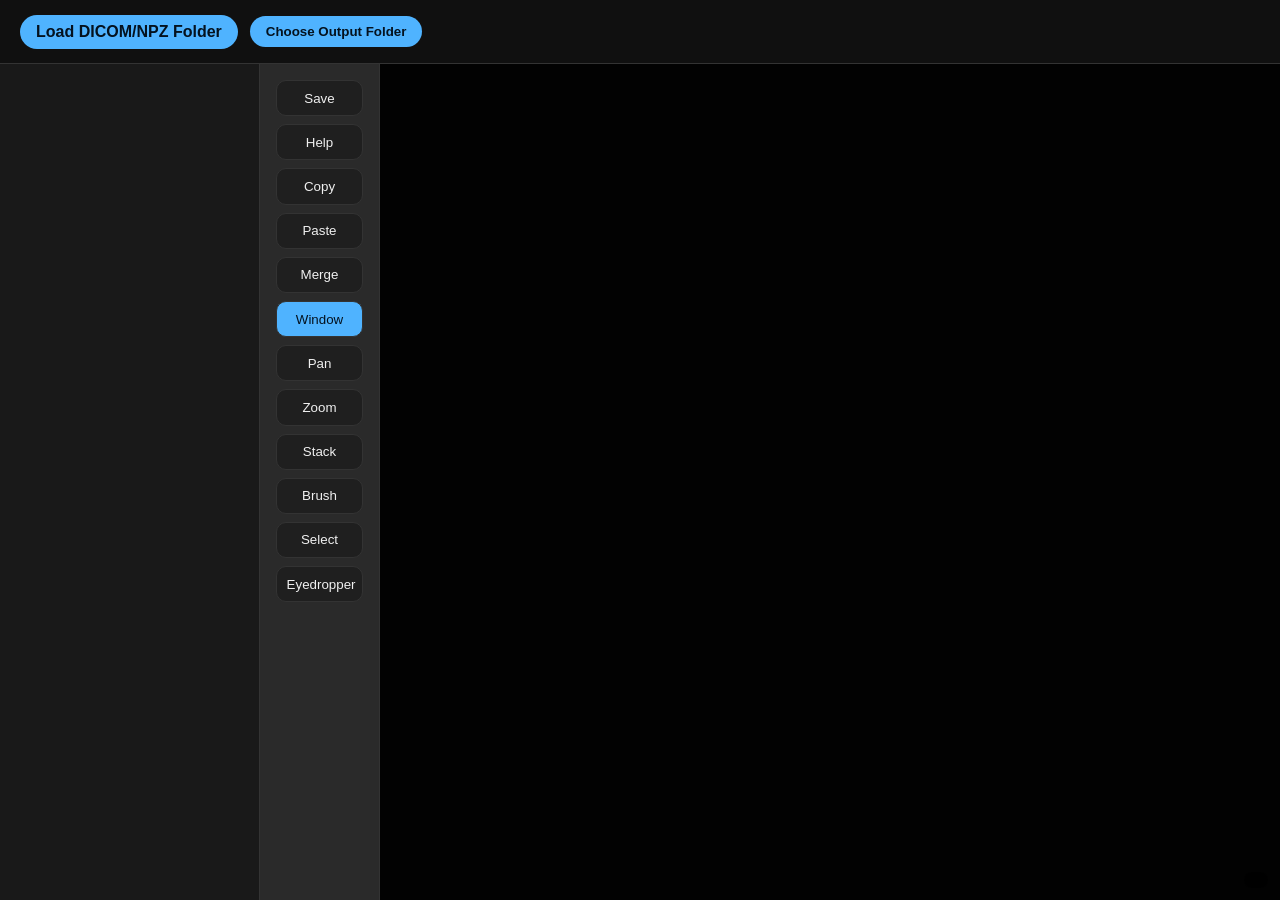
<file: index.html>
<!DOCTYPE html>
<html lang="en">
  <head>
    <meta charset="UTF-8" />
    <meta name="viewport" content="width=device-width, initial-scale=1.0" />
    <title>Web DICOM Editor</title>
    <link rel="stylesheet" href="src/styles/main.css" />
  </head>
  <body>
    <header class="app-header">
      <div class="folder-controls">
        <label class="folder-button">
          <input type="file" id="inputFolder" webkitdirectory multiple hidden />
          <span>Load DICOM/NPZ Folder</span>
        </label>
        <button id="outputFolderButton" class="folder-button">Choose Output Folder</button>
        <span id="folderStatus" class="status"></span>
      </div>
      <div class="save-indicator" id="saveIndicator">Unsaved changes</div>
    </header>

    <main class="app-main">
      <section class="series-panel" id="seriesPanel"></section>
      <section class="viewer-panel">
        <div class="toolbar" id="toolbar">
          <button id="saveButton" class="tool-button" title="Save (Ctrl+S)">
            Save
          </button>
          <button id="helpButton" class="tool-button" title="Help">
            Help
          </button>
          <button id="copyButton" class="tool-button" title="Copy (Ctrl+C)">
            Copy
          </button>
          <button id="pasteButton" class="tool-button" title="Paste (Ctrl+V)">
            Paste
          </button>
          <button id="mergeButton" class="tool-button" title="Merge (M)">
            Merge
          </button>
          <div class="tool-menu">
            <button data-tool="window" class="tool-button active" title="Window (W)">Window</button>
            <div class="window-presets" aria-label="Window presets">
              <button class="window-preset-btn" data-window-center="40" data-window-width="80">Brain</button>
              <button class="window-preset-btn" data-window-center="500" data-window-width="2000">Bone</button>
              <button class="window-preset-btn" data-window-center="40" data-window-width="400">Soft tissue</button>
              <button class="window-preset-btn" data-window-center="-600" data-window-width="1500">Lung</button>
            </div>
          </div>
          <button data-tool="pan" class="tool-button" title="Pan (P)">Pan</button>
          <button data-tool="zoom" class="tool-button" title="Zoom (Z)">Zoom</button>
          <button data-tool="stack" class="tool-button" title="Stack Scroll (R)">Stack</button>
          <button data-tool="brush" class="tool-button" title="Brush (B)">Brush</button>
          <button data-tool="select" class="tool-button" title="Select (S)">Select</button>
          <button data-tool="eyedropper" class="tool-button" title="Eyedropper (K)">
            Eyedropper
          </button>
        </div>
        <div class="viewer-container">
          <div class="canvas-stack">
            <canvas id="dicomCanvas" width="512" height="512"></canvas>
            <canvas id="overlayCanvas" width="512" height="512"></canvas>
          </div>
          <div class="image-info" id="imageInfo"></div>
          <div class="brush-overlay" id="brushControls">
            <div class="brush-control">
              <div class="brush-control-header">
                <span>Brush Size</span>
                <span class="brush-control-value" id="brushSizeValue">20</span>
              </div>
              <input type="range" min="1" max="100" value="20" id="brushSize" />
            </div>
            <div class="brush-control">
              <div class="brush-control-header">
                <span>Intensity</span>
                <span class="brush-control-value" id="brushIntensityValue">4000</span>
              </div>
              <input type="range" min="0" max="65535" value="4000" id="brushIntensity" />
            </div>
          </div>
        </div>
      </section>
    </main>

    <template id="seriesCardTemplate">
      <div class="series-card">
        <canvas class="series-thumbnail" width="80" height="80"></canvas>
        <div class="series-meta">
          <div class="series-number"></div>
          <div class="series-description"></div>
        </div>
      </div>
    </template>

    <script type="module" src="src/app.js"></script>
  </body>
</html>
</file>
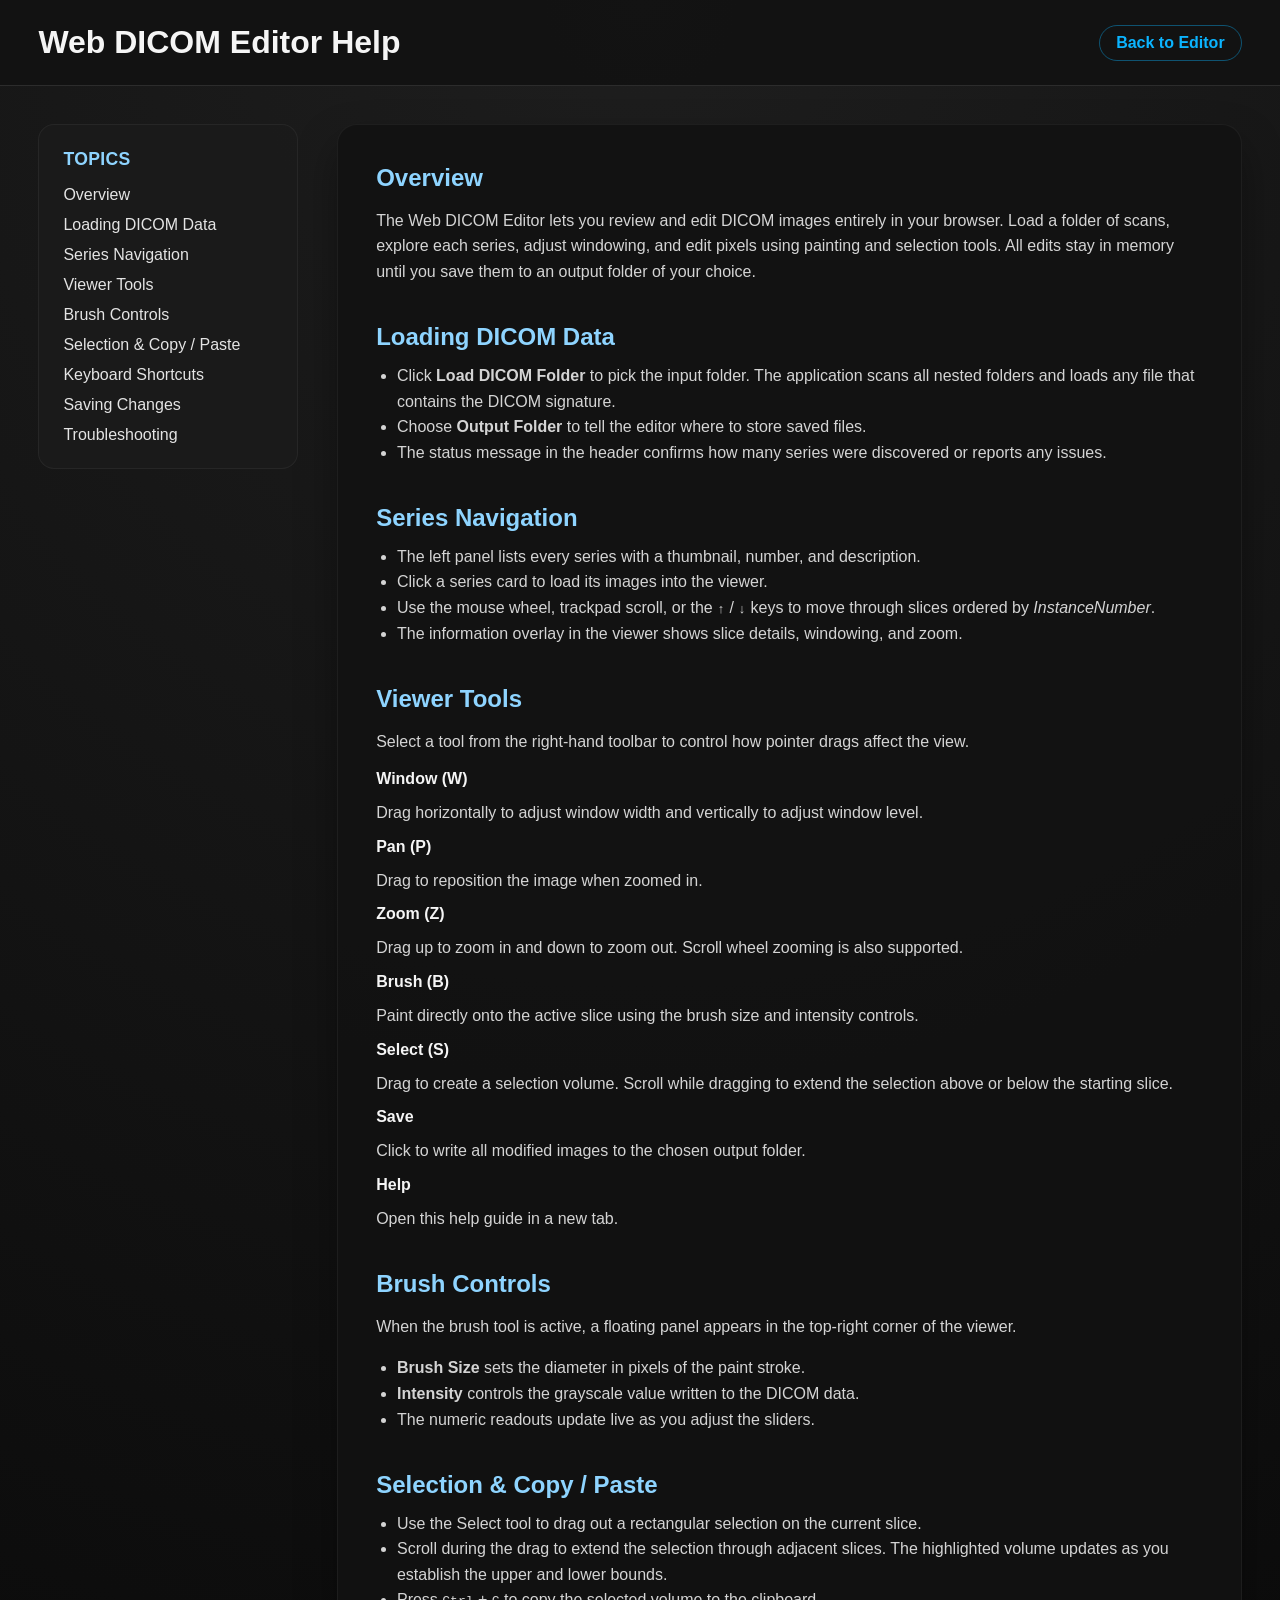
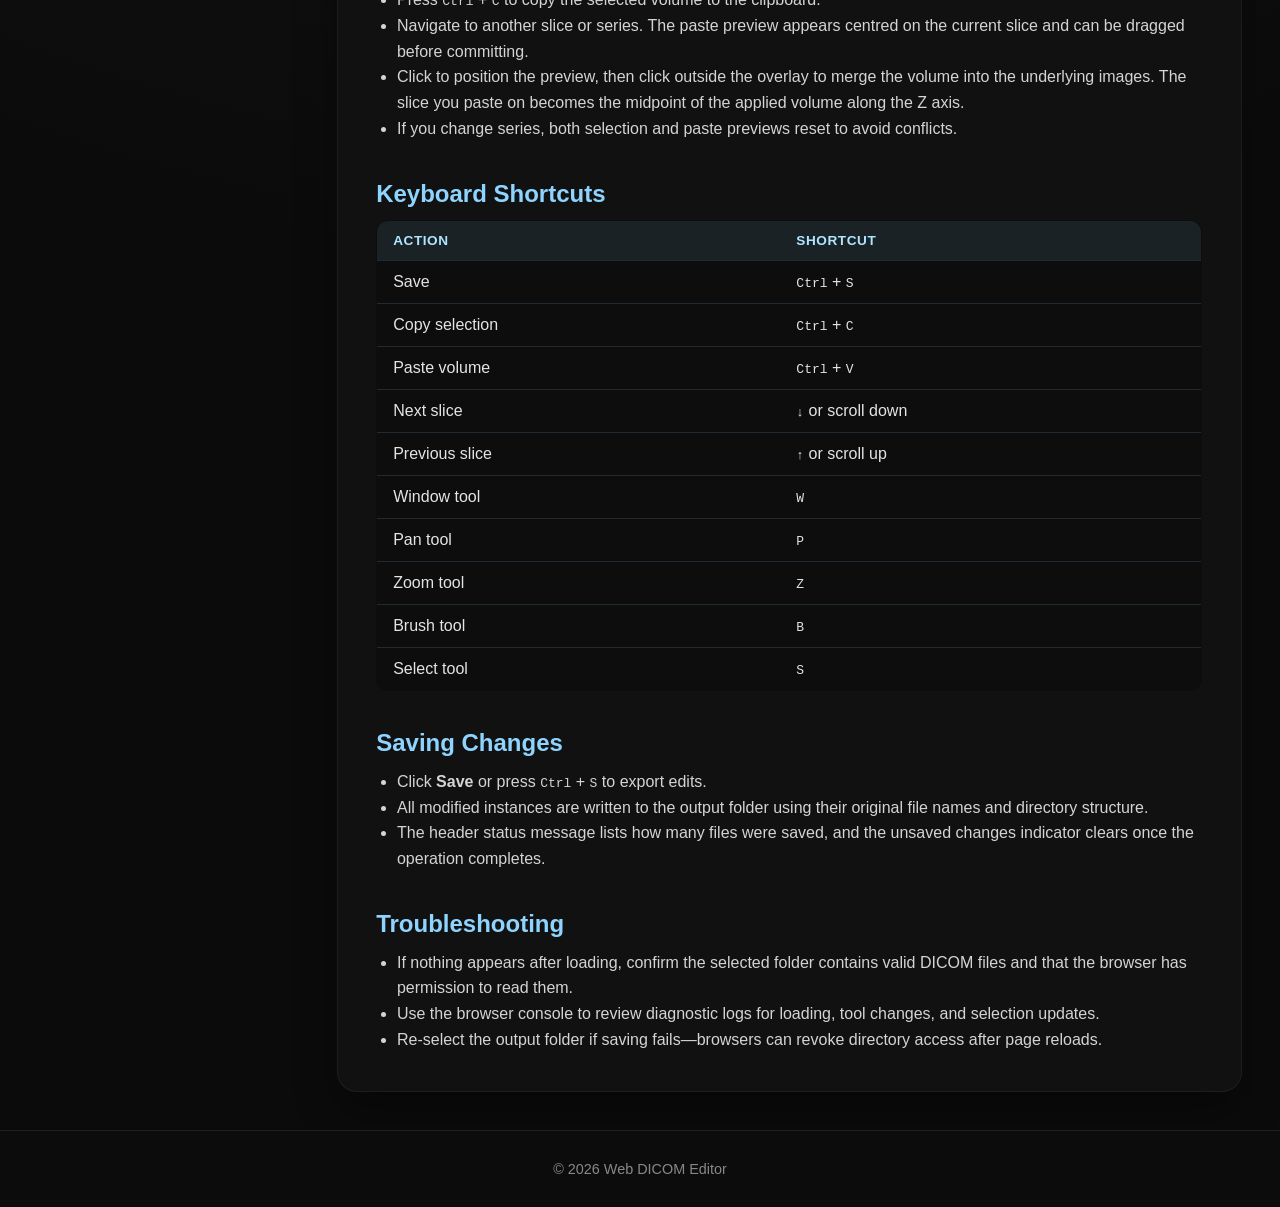
<file: help.html>
<!DOCTYPE html>
<html lang="en">
  <head>
    <meta charset="UTF-8" />
    <meta name="viewport" content="width=device-width, initial-scale=1.0" />
    <title>Web DICOM Editor – Help</title>
    <link rel="stylesheet" href="src/styles/help.css" />
  </head>
  <body>
    <header class="help-header">
      <h1>Web DICOM Editor Help</h1>
      <a class="back-link" href="index.html">Back to Editor</a>
    </header>
    <main class="help-content">
      <nav class="help-toc">
        <h2>Topics</h2>
        <ul>
          <li><a href="#overview">Overview</a></li>
          <li><a href="#loading">Loading DICOM Data</a></li>
          <li><a href="#series-navigation">Series Navigation</a></li>
          <li><a href="#viewer-tools">Viewer Tools</a></li>
          <li><a href="#brush-controls">Brush Controls</a></li>
          <li><a href="#selection">Selection &amp; Copy / Paste</a></li>
          <li><a href="#keyboard-shortcuts">Keyboard Shortcuts</a></li>
          <li><a href="#saving">Saving Changes</a></li>
          <li><a href="#troubleshooting">Troubleshooting</a></li>
        </ul>
      </nav>
      <article class="help-article">
        <section id="overview">
          <h2>Overview</h2>
          <p>
            The Web DICOM Editor lets you review and edit DICOM images entirely in your
            browser. Load a folder of scans, explore each series, adjust windowing, and edit
            pixels using painting and selection tools. All edits stay in memory until you save
            them to an output folder of your choice.
          </p>
        </section>
        <section id="loading">
          <h2>Loading DICOM Data</h2>
          <ul>
            <li>
              Click <strong>Load DICOM Folder</strong> to pick the input folder. The application
              scans all nested folders and loads any file that contains the DICOM signature.
            </li>
            <li>
              Choose <strong>Output Folder</strong> to tell the editor where to store saved files.
            </li>
            <li>
              The status message in the header confirms how many series were discovered or
              reports any issues.
            </li>
          </ul>
        </section>
        <section id="series-navigation">
          <h2>Series Navigation</h2>
          <ul>
            <li>The left panel lists every series with a thumbnail, number, and description.</li>
            <li>Click a series card to load its images into the viewer.</li>
            <li>
              Use the mouse wheel, trackpad scroll, or the <kbd>↑</kbd> / <kbd>↓</kbd> keys to move
              through slices ordered by <em>InstanceNumber</em>.
            </li>
            <li>The information overlay in the viewer shows slice details, windowing, and zoom.</li>
          </ul>
        </section>
        <section id="viewer-tools">
          <h2>Viewer Tools</h2>
          <p>Select a tool from the right-hand toolbar to control how pointer drags affect the view.</p>
          <dl>
            <dt>Window (W)</dt>
            <dd>Drag horizontally to adjust window width and vertically to adjust window level.</dd>
            <dt>Pan (P)</dt>
            <dd>Drag to reposition the image when zoomed in.</dd>
            <dt>Zoom (Z)</dt>
            <dd>Drag up to zoom in and down to zoom out. Scroll wheel zooming is also supported.</dd>
            <dt>Brush (B)</dt>
            <dd>Paint directly onto the active slice using the brush size and intensity controls.</dd>
            <dt>Select (S)</dt>
            <dd>
              Drag to create a selection volume. Scroll while dragging to extend the selection
              above or below the starting slice.
            </dd>
            <dt>Save</dt>
            <dd>Click to write all modified images to the chosen output folder.</dd>
            <dt>Help</dt>
            <dd>Open this help guide in a new tab.</dd>
          </dl>
        </section>
        <section id="brush-controls">
          <h2>Brush Controls</h2>
          <p>
            When the brush tool is active, a floating panel appears in the top-right corner of the
            viewer.
          </p>
          <ul>
            <li><strong>Brush Size</strong> sets the diameter in pixels of the paint stroke.</li>
            <li><strong>Intensity</strong> controls the grayscale value written to the DICOM data.</li>
            <li>The numeric readouts update live as you adjust the sliders.</li>
          </ul>
        </section>
        <section id="selection">
          <h2>Selection &amp; Copy / Paste</h2>
          <ul>
            <li>Use the Select tool to drag out a rectangular selection on the current slice.</li>
            <li>
              Scroll during the drag to extend the selection through adjacent slices. The
              highlighted volume updates as you establish the upper and lower bounds.
            </li>
            <li>Press <kbd>Ctrl</kbd> + <kbd>C</kbd> to copy the selected volume to the clipboard.</li>
            <li>
              Navigate to another slice or series. The paste preview appears centred on the
              current slice and can be dragged before committing.
            </li>
            <li>
              Click to position the preview, then click outside the overlay to merge the volume
              into the underlying images. The slice you paste on becomes the midpoint of the
              applied volume along the Z axis.
            </li>
            <li>If you change series, both selection and paste previews reset to avoid conflicts.</li>
          </ul>
        </section>
        <section id="keyboard-shortcuts">
          <h2>Keyboard Shortcuts</h2>
          <table>
            <thead>
              <tr>
                <th>Action</th>
                <th>Shortcut</th>
              </tr>
            </thead>
            <tbody>
              <tr><td>Save</td><td><kbd>Ctrl</kbd> + <kbd>S</kbd></td></tr>
              <tr><td>Copy selection</td><td><kbd>Ctrl</kbd> + <kbd>C</kbd></td></tr>
              <tr><td>Paste volume</td><td><kbd>Ctrl</kbd> + <kbd>V</kbd></td></tr>
              <tr><td>Next slice</td><td><kbd>↓</kbd> or scroll down</td></tr>
              <tr><td>Previous slice</td><td><kbd>↑</kbd> or scroll up</td></tr>
              <tr><td>Window tool</td><td><kbd>W</kbd></td></tr>
              <tr><td>Pan tool</td><td><kbd>P</kbd></td></tr>
              <tr><td>Zoom tool</td><td><kbd>Z</kbd></td></tr>
              <tr><td>Brush tool</td><td><kbd>B</kbd></td></tr>
              <tr><td>Select tool</td><td><kbd>S</kbd></td></tr>
            </tbody>
          </table>
        </section>
        <section id="saving">
          <h2>Saving Changes</h2>
          <ul>
            <li>Click <strong>Save</strong> or press <kbd>Ctrl</kbd> + <kbd>S</kbd> to export edits.</li>
            <li>
              All modified instances are written to the output folder using their original file
              names and directory structure.
            </li>
            <li>The header status message lists how many files were saved, and the unsaved
              changes indicator clears once the operation completes.</li>
          </ul>
        </section>
        <section id="troubleshooting">
          <h2>Troubleshooting</h2>
          <ul>
            <li>
              If nothing appears after loading, confirm the selected folder contains valid DICOM
              files and that the browser has permission to read them.
            </li>
            <li>
              Use the browser console to review diagnostic logs for loading, tool changes, and
              selection updates.
            </li>
            <li>
              Re-select the output folder if saving fails—browsers can revoke directory access
              after page reloads.
            </li>
          </ul>
        </section>
      </article>
    </main>
    <footer class="help-footer">
      <p>&copy; <span id="year"></span> Web DICOM Editor</p>
    </footer>
    <script>
      document.getElementById('year').textContent = new Date().getFullYear();
    </script>
  </body>
</html>
</file>
<file: src/styles/main.css>
:root {
  font-family: 'Segoe UI', Tahoma, sans-serif;
  color: #f5f5f5;
  background-color: #1f1f1f;
  --accent: #4fb3ff;
  --accent-dark: #0077cc;
  --toolbar-bg: #2a2a2a;
  --panel-bg: #191919;
  --header-height: 64px;
}

* {
  box-sizing: border-box;
}

body {
  margin: 0;
  height: 100vh;
  display: flex;
  flex-direction: column;
  overflow: hidden;
}

.app-header {
  display: flex;
  align-items: center;
  justify-content: space-between;
  padding: 0.75rem 1.25rem;
  background: #101010;
  border-bottom: 1px solid #333;
  height: var(--header-height);
}

.folder-controls {
  display: flex;
  align-items: center;
  gap: 0.75rem;
}

.folder-button {
  background: var(--accent);
  color: #04121f;
  padding: 0.5rem 1rem;
  border-radius: 999px;
  cursor: pointer;
  font-weight: 600;
  border: none;
  display: inline-flex;
  align-items: center;
  gap: 0.5rem;
  transition: background 0.2s ease;
}

.folder-button:hover {
  background: var(--accent-dark);
  color: white;
}

.status {
  color: #aaa;
}

.save-indicator {
  font-size: 0.9rem;
  color: #ffb74d;
  opacity: 0;
  transition: opacity 0.2s ease;
}

.save-indicator.visible {
  opacity: 1;
}

.app-main {
  flex: 1;
  display: flex;
  overflow: hidden;
  height: calc(100vh - var(--header-height));
  min-height: 0;
}

.series-panel {
  width: 260px;
  background: var(--panel-bg);
  border-right: 1px solid #333;
  display: flex;
  flex-direction: column;
  gap: 0.75rem;
  padding: 1rem 0.75rem;
  overflow-y: auto;
}

.series-card {
  background: #232323;
  border-radius: 12px;
  padding: 0.5rem;
  display: grid;
  gap: 0.5rem;
  cursor: pointer;
  border: 2px solid transparent;
  transition: border 0.2s ease, transform 0.2s ease;
}

.series-card:hover {
  transform: translateY(-2px);
}

.series-card.active {
  border-color: var(--accent);
}

.series-thumbnail {
  width: 100%;
  border-radius: 8px;
  background: #111;
}

.series-meta {
  font-size: 0.85rem;
  color: #ccc;
}

.viewer-panel {
  flex: 1;
  display: flex;
  background: #111;
  position: relative;
  min-height: 0;
}

.toolbar {
  width: 120px;
  background: var(--toolbar-bg);
  border-right: 1px solid #333;
  display: flex;
  flex-direction: column;
  gap: 0.5rem;
  padding: 1rem;
  overflow-y: auto;
  position: relative;
  z-index: 6;
}

.tool-button {
  padding: 0.6rem;
  border-radius: 10px;
  border: 1px solid #333;
  background: #1f1f1f;
  color: #f0f0f0;
  cursor: pointer;
  transition: background 0.2s ease, color 0.2s ease;
}

.tool-button:hover,
.tool-button.active {
  background: var(--accent);
  color: #04121f;
}

.tool-menu {
  position: relative;
  display: block;
}

.tool-menu .tool-button {
  width: 100%;
}

.window-presets {
  position: absolute;
  left: 0;
  top: calc(100% + 6px);
  display: none;
  flex-direction: column;
  gap: 0.35rem;
  background: rgba(21, 21, 21, 0.96);
  border: 1px solid #3a3a3a;
  border-radius: 10px;
  padding: 0.4rem;
  min-width: 130px;
  z-index: 5;
}

.tool-menu:hover .window-presets,
.tool-menu:focus-within .window-presets {
  display: flex;
}

.window-preset-btn {
  border: 1px solid #3f3f3f;
  border-radius: 8px;
  padding: 0.4rem 0.5rem;
  background: #1f1f1f;
  color: #efefef;
  text-align: left;
  cursor: pointer;
}

.window-preset-btn:hover,
.window-preset-btn:focus-visible {
  background: var(--accent);
  color: #04121f;
  outline: none;
}

.brush-overlay {
  position: absolute;
  top: 12px;
  right: 12px;
  background: rgba(68, 68, 68, 0.9);
  color: #fff;
  padding: 0.75rem 1rem;
  border-radius: 10px;
  box-shadow: 0 8px 16px rgba(0, 0, 0, 0.35);
  display: none;
  gap: 0.75rem;
  font-size: 0.85rem;
  z-index: 3;
}

.brush-control {
  display: flex;
  flex-direction: column;
  gap: 0.4rem;
}

.brush-control-header {
  display: flex;
  justify-content: space-between;
  align-items: center;
  gap: 1rem;
  font-weight: 600;
}

.brush-control-value {
  font-variant-numeric: tabular-nums;
  font-weight: 500;
}

.brush-overlay input[type='range'] {
  width: 220px;
}

.viewer-container {
  position: relative;
  flex: 1;
  display: flex;
  justify-content: center;
  align-items: center;
  background: #020202;
  overflow: hidden;
}

.canvas-stack {
  position: relative;
  display: inline-block;
  max-width: 100%;
  max-height: 100%;
}

.canvas-stack canvas {
  display: block;
  image-rendering: pixelated;
}

#dicomCanvas,
#overlayCanvas {
  transform-origin: top left;
}

#dicomCanvas {
  position: relative;
  z-index: 1;
}

#overlayCanvas {
  position: absolute;
  top: 0;
  left: 0;
  pointer-events: none;
  z-index: 2;
}

.image-info {
  position: absolute;
  bottom: 12px;
  right: 12px;
  background: rgba(0, 0, 0, 0.6);
  padding: 0.5rem 0.75rem;
  border-radius: 10px;
  font-size: 0.8rem;
  color: #fff;
  pointer-events: none;
}

.selection-rect {
  position: absolute;
  border: 1px dashed var(--accent);
  background: rgba(79, 179, 255, 0.15);
  pointer-events: none;
  z-index: 5;
}

.paste-rect {
  position: absolute;
  border: 1px solid var(--accent);
  background: rgba(79, 179, 255, 0.25);
  pointer-events: none;
  display: none;
  overflow: hidden;
  z-index: 6;
}

.paste-rect .paste-canvas {
  width: 100%;
  height: 100%;
  display: block;
  image-rendering: pixelated;
}
</file>
<file: src/styles/help.css>
:root {
  font-family: 'Segoe UI', Tahoma, sans-serif;
  color: #f5f5f5;
  background-color: #121212;
}

* {
  box-sizing: border-box;
}

body {
  margin: 0;
  min-height: 100vh;
  display: flex;
  flex-direction: column;
  background: radial-gradient(circle at top, #1e1e1e, #0b0b0b 65%);
}

.help-header {
  padding: 1.5rem clamp(1.5rem, 3vw, 3rem);
  background: rgba(18, 18, 18, 0.95);
  border-bottom: 1px solid #2c2c2c;
  display: flex;
  align-items: center;
  justify-content: space-between;
  gap: 1rem;
}

.help-header h1 {
  margin: 0;
  font-size: clamp(1.75rem, 2.5vw, 2.5rem);
}

.back-link {
  color: #0bb4ff;
  text-decoration: none;
  font-weight: 600;
  padding: 0.5rem 1rem;
  border-radius: 999px;
  border: 1px solid rgba(11, 180, 255, 0.4);
  transition: background 0.2s ease, color 0.2s ease;
}

.back-link:hover {
  background: #0bb4ff;
  color: #02111d;
}

.help-content {
  display: flex;
  flex: 1;
  gap: clamp(1.5rem, 3vw, 3rem);
  padding: clamp(1.5rem, 3vw, 3rem);
  color: #e4e4e4;
}

.help-toc {
  width: min(260px, 100%);
  background: rgba(28, 28, 28, 0.85);
  border: 1px solid rgba(255, 255, 255, 0.05);
  border-radius: 16px;
  padding: 1.5rem;
  position: sticky;
  top: 1.5rem;
  height: fit-content;
}

.help-toc h2 {
  margin-top: 0;
  font-size: 1.1rem;
  letter-spacing: 0.02em;
  text-transform: uppercase;
  color: #8ed4ff;
}

.help-toc ul {
  list-style: none;
  margin: 1rem 0 0;
  padding: 0;
  display: grid;
  gap: 0.75rem;
}

.help-toc a {
  color: inherit;
  text-decoration: none;
  padding: 0.25rem 0;
  border-bottom: 1px solid transparent;
  transition: color 0.2s ease, border-bottom 0.2s ease;
}

.help-toc a:hover {
  color: #0bb4ff;
  border-bottom: 1px solid rgba(11, 180, 255, 0.6);
}

.help-article {
  flex: 1;
  background: rgba(18, 18, 18, 0.9);
  border-radius: 20px;
  padding: clamp(1.5rem, 3vw, 3rem);
  border: 1px solid rgba(255, 255, 255, 0.05);
  box-shadow: 0 20px 40px rgba(0, 0, 0, 0.35);
  overflow: hidden auto;
}

.help-article section + section {
  margin-top: clamp(1.75rem, 3vw, 2.5rem);
}

.help-article h2 {
  color: #8ed4ff;
  margin-top: 0;
  margin-bottom: 0.75rem;
}

.help-article p,
.help-article li,
.help-article dd {
  line-height: 1.6;
  color: #d4d4d4;
}

.help-article ul {
  margin: 0.5rem 0 0;
  padding-left: 1.3rem;
}

.help-article dl {
  margin: 0.5rem 0 0;
  display: grid;
  gap: 0.75rem;
}

.help-article dt {
  font-weight: 700;
  color: #f5f5f5;
}

.help-article dd {
  margin: 0;
}

.help-article table {
  width: 100%;
  border-collapse: collapse;
  margin-top: 0.5rem;
  background: rgba(12, 12, 12, 0.85);
  border: 1px solid rgba(142, 212, 255, 0.2);
  border-radius: 12px;
  overflow: hidden;
}

.help-article th,
.help-article td {
  padding: 0.75rem 1rem;
  text-align: left;
  border-bottom: 1px solid rgba(142, 212, 255, 0.15);
}

.help-article thead {
  background: rgba(142, 212, 255, 0.1);
  color: #aee5ff;
  text-transform: uppercase;
  letter-spacing: 0.04em;
  font-size: 0.85rem;
}

.help-article tbody tr:last-child td {
  border-bottom: none;
}

.help-footer {
  padding: 1rem;
  text-align: center;
  font-size: 0.9rem;
  color: #888;
  border-top: 1px solid #1f1f1f;
  background: rgba(12, 12, 12, 0.95);
}

@media (max-width: 960px) {
  .help-content {
    flex-direction: column;
  }

  .help-toc {
    position: static;
    width: 100%;
  }
}

@media (max-width: 640px) {
  .help-header {
    flex-direction: column;
    align-items: flex-start;
  }

  .help-header h1 {
    font-size: 1.75rem;
  }

  .help-content {
    padding: 1.25rem;
  }

  .help-article {
    padding: 1.5rem;
  }
}
</file>
